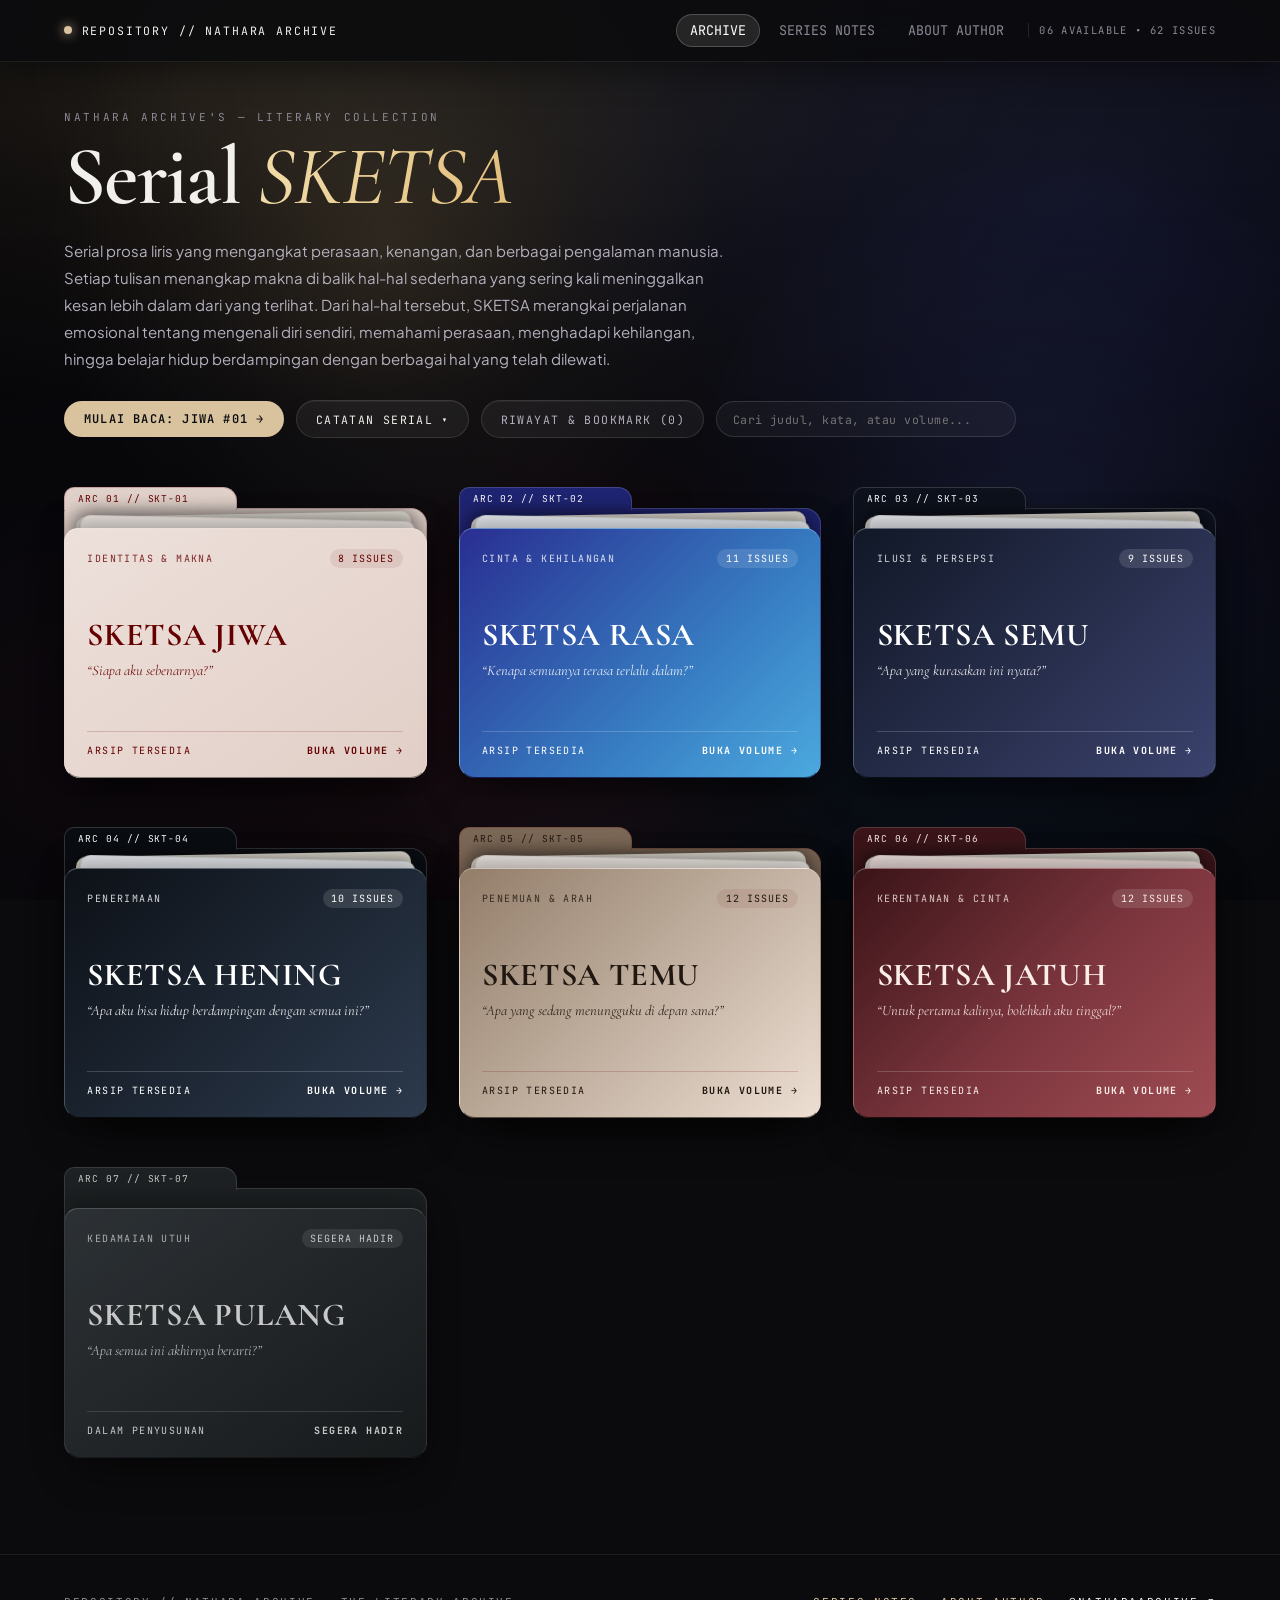
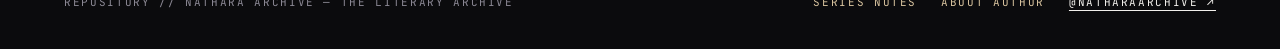
<file: index.html>
<!DOCTYPE html>
<html lang="id" class="dark">
<head>
  <meta charset="UTF-8" />
  <meta name="viewport" content="width=device-width, initial-scale=1.0" />
  <title>REPOSITORY // NATHARA ARCHIVE — THE LITERARY ARCHIVE</title>
  <meta name="description" content="Repositori digital sastra dan serial prosa liris SKETSA oleh Nathara Archive's." />
  <meta name="google-site-verification" content="pWRtVeBmBSyj_lDBhNl5RdEAaJI7lv3N2HbIugg9Kb4" />
  <link rel="canonical" href="https://nathanieltee.github.io/natharaarchive/" />

  <!-- Custom Portrait Favicon (SVG + PNG runtime rasterizer from attached portrait) -->
  <link id="favicon-svg" rel="icon" type="image/png" href="assets/favicon.png" />
  <link id="favicon-png" rel="alternate icon" type="image/png" href="assets/favicon.png" />
  <link id="apple-touch-icon" rel="apple-touch-icon" href="assets/favicon.png" />

  <!-- Google Fonts: Cormorant Garamond, Plus Jakarta Sans & JetBrains Mono -->
  <link rel="preconnect" href="https://fonts.googleapis.com" />
  <link rel="preconnect" href="https://fonts.gstatic.com" crossorigin />
  <link href="https://fonts.googleapis.com/css2?family=Cormorant+Garamond:ital,wght@0,400;0,500;0,600;0,700;1,400;1,600&family=JetBrains+Mono:wght@400;500&family=Plus+Jakarta+Sans:wght@400;500;600&display=swap" rel="stylesheet" />

  <!-- Open Graph & Twitter Card -->
  <meta property="og:type" content="website" />
  <meta property="og:site_name" content="Nathara Archive's" />
  <meta property="og:title" content="REPOSITORY // NATHARA ARCHIVE — Serial SKETSA" />
  <meta property="og:description" content="Repositori digital sastra dan serial prosa liris SKETSA oleh Nathara Archive's." />
  <meta property="og:url" content="https://nathanieltee.github.io/natharaarchive/" />
  <meta property="og:image" content="https://nathanieltee.github.io/natharaarchive/og-card.png" />
  <meta property="og:image:width" content="1200" />
  <meta property="og:image:height" content="630" />
  <meta name="twitter:card" content="summary_large_image" />
  <meta name="twitter:title" content="REPOSITORY // NATHARA ARCHIVE — Serial SKETSA" />
  <meta name="twitter:description" content="Repositori digital sastra dan serial prosa liris SKETSA oleh Nathara Archive's." />
  <meta name="twitter:image" content="https://nathanieltee.github.io/natharaarchive/og-card.png" />

  <link rel="stylesheet" href="style.css" />
</head>
<body>
  <div class="ambient-field" aria-hidden="true">
    <div class="ambient-orb orb-gold"></div>
    <div class="ambient-orb orb-indigo"></div>
    <div class="ambient-orb orb-crimson"></div>
  </div>
  <div class="glass-atmosphere-veil" aria-hidden="true"></div>
  <svg class="noise-overlay" aria-hidden="true" xmlns="http://www.w3.org/2000/svg">
    <filter id="cinema-grain-filter" x="0%" y="0%" width="100%" height="100%">
      <feTurbulence type="fractalNoise" baseFrequency="0.78" numOctaves="3" stitchTiles="stitch" />
      <feColorMatrix type="saturate" values="0" />
    </filter>
    <rect width="100%" height="100%" filter="url(#cinema-grain-filter)" />
  </svg>
  <div id="cursor-glow" class="cursor-glow" aria-hidden="true"></div>

  <noscript>
    <div style="max-width:680px;margin:4rem auto;padding:2rem;border:1px solid rgba(255,255,255,0.15);border-radius:16px;background:#131317;color:#f2f0ec;font-family:Georgia,serif;line-height:1.7;">
      <p style="font-family:monospace;font-size:12px;letter-spacing:0.15em;color:#d8c39e;">REPOSITORY // NATHARA ARCHIVE</p>
      <h1 style="font-size:28px;margin:0.5rem 0 1rem;">Serial SKETSA — Nathara Archive's</h1>
      <p>Aktifkan JavaScript pada peramban Anda untuk membuka pembaca manuskrip interaktif, pencarian arsip, dan bookmark bacaan. Kunjungi juga arsip resmi di <a href="https://www.instagram.com/natharaarchive/" style="color:#d8c39e;">@natharaarchive</a>.</p>
    </div>
  </noscript>

  <div id="app" class="app-shell"><main style="max-width:42rem;margin:4rem auto;padding:0 1.5rem;font-family:Georgia,serif;line-height:1.8;color:#f2f0ec;"><p style="font-family:monospace;font-size:11px;letter-spacing:0.2em;color:#8b8894;">NATHARA ARCHIVE'S — LITERARY COLLECTION</p><h1>Serial SKETSA</h1><p>Serial prosa liris yang mengangkat perasaan, kenangan, dan berbagai pengalaman manusia. Setiap tulisan menangkap makna di balik hal-hal sederhana yang sering kali meninggalkan kesan lebih dalam dari yang terlihat. Dari hal-hal tersebut, SKETSA merangkai perjalanan emosional tentang mengenali diri sendiri, memahami perasaan, menghadapi kehilangan, hingga belajar hidup berdampingan dengan berbagai hal yang telah dilewati.</p><ul><li><strong>SKETSA JIWA</strong> — IDENTITAS &amp; MAKNA. “Siapa aku sebenarnya?”</li><li><strong>SKETSA RASA</strong> — CINTA & KEHILANGAN. “Kenapa semuanya terasa terlalu dalam?”</li><li><strong>SKETSA SEMU</strong> — ILUSI & PERSEPSI. “Apa yang kurasakan ini nyata?”</li><li><strong>SKETSA HENING</strong> — PENERIMAAN. “Apa aku bisa hidup berdampingan dengan semua ini?”</li><li><strong>SKETSA TEMU</strong> — PENEMUAN & ARAH. “Apa yang sedang menungguku di depan sana?”</li><li><strong>SKETSA JATUH</strong> — KERENTANAN & CINTA. “Untuk pertama kalinya, bolehkah aku tinggal?”</li><li><strong>SKETSA PULANG</strong> — KEDAMAIAN UTUH. “Apa semua ini akhirnya berarti?” (segera hadir)</li></ul></main></div>
  <button type="button" id="back-to-top" class="back-to-top" aria-label="Kembali ke atas" title="Kembali ke atas">
    <svg width="18" height="18" viewBox="0 0 24 24" fill="none" stroke="currentColor" stroke-width="2" stroke-linecap="round" stroke-linejoin="round" aria-hidden="true"><path d="M12 19V5"/><path d="M5 12l7-7 7 7"/></svg>
  </button>

  <script src="script.js"></script>
</body>
</html>
</file>
<file: style.css>
:root {
  --ease-out-expo: cubic-bezier(0.16, 1, 0.3, 1);
  --ease-spring: cubic-bezier(0.34, 1.56, 0.64, 1);
  --ease-editorial: cubic-bezier(0.22, 1, 0.36, 1);
  --mx: 50vw;
  --my: 30vh;

  --obsidian: #0b0b0d;
  --surface: #131317;
  --parchment: #f2f0ec;
  --muted: #8b8894;
  --accent-gold: #d8c39e;
  --border-subtle: rgba(255, 255, 255, 0.08);
}

*, *::before, *::after {
  box-sizing: border-box;
}

body {
  background-color: #0b0b0d;
  color: #f2f0ec;
  font-family: 'Plus Jakarta Sans', system-ui, sans-serif;
  overflow-x: hidden;
  min-height: 100vh;
  min-height: 100dvh;
  margin: 0;
  -webkit-font-smoothing: antialiased;
}

button, input {
  font-family: inherit;
}

button {
  cursor: pointer;
}

:focus-visible {
  outline: 2px solid #d8c39e;
  outline-offset: 2px;
}

.font-serif { font-family: 'Cormorant Garamond', Georgia, serif; }
.font-sans { font-family: 'Plus Jakarta Sans', system-ui, sans-serif; }
.font-mono { font-family: 'JetBrains Mono', monospace; }

/* =========================================================
   AMBIENT ATMOSPHERIC FIELD, BLUR GLASS DEPTH & FILM GRAIN
   ========================================================= */
.ambient-field {
  position: fixed;
  inset: 0;
  pointer-events: none;
  z-index: 0;
  overflow: hidden;
  background:
    radial-gradient(ellipse 80% 55% at 15% 10%, rgba(232, 190, 120, 0.09) 0%, transparent 65%),
    radial-gradient(ellipse 70% 55% at 85% 22%, rgba(70, 82, 190, 0.14) 0%, transparent 68%),
    radial-gradient(ellipse 65% 50% at 72% 85%, rgba(60, 170, 235, 0.07) 0%, transparent 68%),
    radial-gradient(ellipse 60% 45% at 22% 82%, rgba(190, 50, 70, 0.08) 0%, transparent 65%),
    linear-gradient(165deg, #040406 0%, #08080c 48%, #050508 100%);
  transform: translateZ(0);
}

.ambient-orb {
  position: absolute;
  border-radius: 9999px;
  opacity: 0.85;
  pointer-events: none;
}

.ambient-orb.orb-gold {
  top: -10%;
  left: 4%;
  width: 52vw;
  height: 52vw;
  max-width: 680px;
  max-height: 680px;
  background: radial-gradient(circle, rgba(232, 190, 120, 0.15) 0%, rgba(232, 190, 120, 0.045) 42%, rgba(216, 195, 158, 0) 72%);
}

.ambient-orb.orb-indigo {
  top: 18%;
  right: -10%;
  width: 56vw;
  height: 56vw;
  max-width: 740px;
  max-height: 740px;
  background: radial-gradient(circle, rgba(80, 96, 200, 0.2) 0%, rgba(60, 70, 200, 0.065) 45%, rgba(41, 46, 145, 0) 74%);
}

.ambient-orb.orb-crimson {
  bottom: -12%;
  left: 20%;
  width: 48vw;
  height: 48vw;
  max-width: 620px;
  max-height: 620px;
  background: radial-gradient(circle, rgba(200, 60, 80, 0.15) 0%, rgba(180, 40, 60, 0.045) 44%, rgba(102, 0, 0, 0) 72%);
}

/* Lightweight frosted sheen without expensive full-viewport backdrop-filter repaints */
.glass-atmosphere-veil {
  position: fixed;
  inset: 0;
  pointer-events: none;
  z-index: 0;
  background:
    linear-gradient(180deg, rgba(255, 255, 255, 0.028) 0%, rgba(255, 255, 255, 0) 26%, rgba(8, 8, 11, 0.32) 100%),
    radial-gradient(circle at 50% 0%, rgba(255, 255, 255, 0.04), transparent 58%);
  transform: translateZ(0);
}

.noise-overlay {
  position: fixed;
  inset: 0;
  width: 100%;
  height: 100%;
  pointer-events: none;
  z-index: 60;
  opacity: 0.036;
  mix-blend-mode: overlay;
  transform: translateZ(0);
}

.cursor-glow {
  position: fixed;
  left: 0;
  top: 0;
  width: 640px;
  height: 640px;
  border-radius: 50%;
  background: radial-gradient(circle, rgba(216, 195, 158, 0.06) 0%, rgba(255, 255, 255, 0) 68%);
  transform: translate3d(calc(var(--mx) - 320px), calc(var(--my) - 320px), 0);
  pointer-events: none;
  z-index: 1;
}

html.low-power .noise-overlay,
html.low-power .cursor-glow {
  display: none !important;
}

@keyframes pulseDot {
  0%, 100% { transform: scale(0.9); opacity: 0.6; }
  50% { transform: scale(1.25); opacity: 1; }
}

.pulse-dot {
  animation: pulseDot 2.4s infinite ease-in-out;
}

/* =========================================================
   SMOKY BLUR GLASS SURFACES (NAVBAR, MOBILE HAMBURGER, MODALS)
   ========================================================= */
.smoky-navbar {
  position: sticky;
  top: 0;
  z-index: 40;
  background: rgba(11, 11, 13, 0.86);
  backdrop-filter: blur(14px) saturate(135%);
  -webkit-backdrop-filter: blur(14px) saturate(135%);
  border-bottom: 1px solid rgba(255, 255, 255, 0.08);
  box-shadow: 0 8px 32px rgba(0, 0, 0, 0.45);
  transform: translateZ(0);
  transition: background-color 0.35s var(--ease-editorial), border-color 0.35s var(--ease-editorial);
}

.navbar-inner {
  padding: 0.85rem 5vw;
  display: flex;
  align-items: center;
  justify-content: space-between;
  gap: 0.75rem;
}

.navbar-brand {
  background: transparent;
  border: 0;
  padding: 0.25rem 0;
  color: #f2f0ec;
  display: inline-flex;
  align-items: center;
  gap: 0.6rem;
  letter-spacing: 0.16em;
  font-size: 11.5px;
  white-space: nowrap;
  min-width: 0;
  transition: opacity 0.25s var(--ease-editorial);
}

.navbar-brand-text {
  overflow: hidden;
  text-overflow: ellipsis;
  white-space: nowrap;
}

.navbar-brand:hover {
  opacity: 0.85;
}

.navbar-links {
  display: flex;
  align-items: center;
  justify-content: flex-end;
  gap: 0.35rem;
  margin-left: auto;
  letter-spacing: 0.13em;
  font-size: 10.5px;
  flex-wrap: nowrap;
}

.navbar-link-btn {
  padding: 0.42rem 0.8rem;
  border-radius: 9999px;
  border: 1px solid transparent;
  background: transparent;
  color: #8b8894;
  white-space: nowrap;
  transition:
    color 0.28s var(--ease-editorial),
    background-color 0.28s var(--ease-editorial),
    border-color 0.28s var(--ease-editorial);
}

.navbar-link-btn:hover {
  color: #f2f0ec;
  background: rgba(255, 255, 255, 0.05);
}

.navbar-link-btn.is-active {
  color: #ffffff;
  background: rgba(255, 255, 255, 0.1);
  border-color: rgba(255, 255, 255, 0.2);
}

.navbar-meta {
  display: none;
  color: #8b8894;
  padding-left: 0.65rem;
  margin-left: 0.25rem;
  border-left: 1px solid rgba(255, 255, 255, 0.1);
  white-space: nowrap;
}

@media (min-width: 1060px) {
  .navbar-meta {
    display: inline-block;
  }
}

/* Mobile Hamburger Button & Collapsible Drawer */
.hamburger-btn {
  display: none;
  align-items: center;
  justify-content: center;
  width: 40px;
  height: 40px;
  border-radius: 12px;
  border: 1px solid rgba(255, 255, 255, 0.12);
  background: rgba(255, 255, 255, 0.04);
  color: #f2f0ec;
  flex-shrink: 0;
  padding: 0;
  -webkit-tap-highlight-color: transparent;
  transition:
    background-color 0.25s var(--ease-editorial),
    border-color 0.25s var(--ease-editorial);
}

.hamburger-btn:hover,
.hamburger-btn[aria-expanded="true"] {
  background: rgba(255, 255, 255, 0.09);
  border-color: rgba(216, 195, 158, 0.38);
}

.hamburger-icon {
  position: relative;
  width: 18px;
  height: 12px;
  display: inline-block;
}

.hamburger-icon span {
  position: absolute;
  left: 0;
  width: 100%;
  height: 1.5px;
  border-radius: 2px;
  background-color: #f2f0ec;
  transition:
    transform 0.28s var(--ease-editorial),
    opacity 0.2s var(--ease-editorial),
    top 0.28s var(--ease-editorial);
}

.hamburger-icon span:nth-child(1) { top: 0; }
.hamburger-icon span:nth-child(2) { top: 5px; }
.hamburger-icon span:nth-child(3) { top: 10px; }

.hamburger-btn[aria-expanded="true"] .hamburger-icon span:nth-child(1) {
  top: 5px;
  transform: rotate(45deg);
  background-color: #d8c39e;
}

.hamburger-btn[aria-expanded="true"] .hamburger-icon span:nth-child(2) {
  opacity: 0;
}

.hamburger-btn[aria-expanded="true"] .hamburger-icon span:nth-child(3) {
  top: 5px;
  transform: rotate(-45deg);
  background-color: #d8c39e;
}

@keyframes mobileDrawerSlideIn {
  from {
    opacity: 0;
    transform: translate3d(0, -8px, 0);
  }
  to {
    opacity: 1;
    transform: translate3d(0, 0, 0);
  }
}

.mobile-nav-drawer {
  padding: 0.75rem 5vw 1.15rem 5vw;
  border-top: 1px solid rgba(255, 255, 255, 0.08);
  background: rgba(13, 13, 17, 0.96);
  display: flex;
  flex-direction: column;
  gap: 0.45rem;
  animation: mobileDrawerSlideIn 0.26s var(--ease-editorial) both;
}

.mobile-nav-item {
  width: 100%;
  text-align: left;
  padding: 0.75rem 1rem;
  border-radius: 0.85rem;
  border: 1px solid transparent;
  background: rgba(255, 255, 255, 0.025);
  color: #b4b0be;
  font-size: 11.5px;
  letter-spacing: 0.16em;
  display: flex;
  align-items: center;
  justify-content: space-between;
  transition:
    background-color 0.22s var(--ease-editorial),
    border-color 0.22s var(--ease-editorial),
    color 0.22s var(--ease-editorial);
}

.mobile-nav-item:hover {
  background: rgba(255, 255, 255, 0.06);
  color: #ffffff;
}

.mobile-nav-item.is-active {
  background: rgba(216, 195, 158, 0.12);
  border-color: rgba(216, 195, 158, 0.34);
  color: #f2f0ec;
}

@media (max-width: 768px) {
  .navbar-inner {
    padding: 0.7rem 5vw;
  }
  .navbar-brand {
    font-size: 10.5px;
    letter-spacing: 0.12em;
  }
  .navbar-links {
    display: none;
  }
  .hamburger-btn {
    display: inline-flex;
  }
}

.smoky-glass-panel {
  background: linear-gradient(160deg, rgba(28, 25, 38, 0.97) 0%, rgba(18, 20, 31, 0.97) 100%);
  border: 1px solid rgba(216, 195, 158, 0.2);
  box-shadow: 0 18px 44px rgba(0, 0, 0, 0.5), inset 0 1px 0 rgba(255, 255, 255, 0.08);
}

/* Refined, calm basic button transitions without expensive nested backdrop-filter */
.smoky-pill {
  background: rgba(255, 255, 255, 0.05);
  border: 1px solid rgba(255, 255, 255, 0.11);
  box-shadow: inset 0 1px 0 rgba(255, 255, 255, 0.05);
  transition:
    background-color 0.28s var(--ease-editorial),
    border-color 0.28s var(--ease-editorial),
    color 0.28s var(--ease-editorial),
    transform 0.28s var(--ease-editorial);
}

.smoky-pill:hover {
  background: rgba(255, 255, 255, 0.09);
  border-color: rgba(255, 255, 255, 0.24);
  transform: translateY(-1px);
}

.smoky-pill:active {
  transform: translateY(0);
}

.btn-primary-gold {
  display: inline-flex;
  align-items: center;
  justify-content: center;
  gap: 0.5rem;
  background: #d8c39e;
  color: #0b0b0d;
  border: 0;
  font-weight: 600;
  padding: 0.65rem 1.25rem;
  border-radius: 9999px;
  font-size: 12px;
  letter-spacing: 0.1em;
  text-decoration: none;
  cursor: pointer;
  -webkit-tap-highlight-color: transparent;
  transition:
    background-color 0.28s var(--ease-editorial),
    transform 0.28s var(--ease-editorial),
    box-shadow 0.28s var(--ease-editorial);
}

.btn-primary-gold:hover {
  background: #e3d1b0;
  transform: translateY(-1px);
  box-shadow: 0 8px 22px rgba(216, 195, 158, 0.18);
}

.btn-primary-gold:active {
  transform: translateY(0);
}

.btn-subtle {
  transition:
    color 0.26s var(--ease-editorial),
    background-color 0.26s var(--ease-editorial),
    border-color 0.26s var(--ease-editorial),
    opacity 0.26s var(--ease-editorial);
}

.btn-subtle:hover:not(:disabled) {
  border-color: rgba(255, 255, 255, 0.28) !important;
  background-color: rgba(255, 255, 255, 0.08) !important;
}

/* =========================================================
   CINEMATIC SCROLL REVEAL & SECTION TRANSITIONS
   ========================================================= */
.reveal-meta {
  opacity: 0;
  transform: translate3d(0, 10px, 0);
  transition:
    opacity 0.7s var(--ease-editorial) var(--reveal-delay, 0ms),
    transform 0.7s var(--ease-editorial) var(--reveal-delay, 0ms);
}

.reveal-heading {
  opacity: 0;
  transform: translate3d(0, 16px, 0);
  transition:
    opacity 0.85s var(--ease-editorial) var(--reveal-delay, 70ms),
    transform 0.85s var(--ease-editorial) var(--reveal-delay, 70ms);
}

.reveal-block {
  opacity: 0;
  transform: translate3d(0, 14px, 0);
  transition:
    opacity 0.75s var(--ease-editorial) var(--reveal-delay, 140ms),
    transform 0.75s var(--ease-editorial) var(--reveal-delay, 140ms);
}

.is-revealed .reveal-meta,
.is-revealed .reveal-heading,
.is-revealed .reveal-block,
.reveal-meta.is-revealed,
.reveal-heading.is-revealed,
.reveal-block.is-revealed {
  opacity: 1;
  transform: translate3d(0, 0, 0);
}

@keyframes pageViewEnter {
  from {
    opacity: 0;
    transform: translate3d(0, 12px, 0);
  }
  to {
    opacity: 1;
    transform: translate3d(0, 0, 0);
  }
}

.page-view-enter {
  animation: pageViewEnter 0.5s var(--ease-editorial) both;
}

/* =========================================================
   LAYOUT HELPERS & SUBPAGE GRIDS
   ========================================================= */
.app-shell {
  min-height: 100vh;
  min-height: 100dvh;
  display: flex;
  flex-direction: column;
}

.main-container {
  position: relative;
  z-index: 10;
  max-width: 80rem;
  width: 100%;
  margin: 0 auto;
  padding-left: 5vw;
  padding-right: 5vw;
}

/* Unified Subpage Header (Series Notes & About Author) */
.subpage-header {
  display: flex;
  flex-wrap: wrap;
  align-items: flex-end;
  justify-content: space-between;
  gap: 1.25rem;
  margin-bottom: 2.5rem;
  padding-bottom: 1.5rem;
  border-bottom: 1px solid rgba(255, 255, 255, 0.08);
}

.subpage-header-title-wrap {
  flex: 1 1 320px;
  min-width: 0;
}

.subpage-header-actions {
  flex-shrink: 0;
  display: flex;
  align-items: center;
}

/* Proper 2-Column Grid for About Author */
.about-author-grid {
  display: grid;
  grid-template-columns: 1fr;
  gap: 1.75rem;
  align-items: start;
}

@media (min-width: 768px) {
  .about-author-grid {
    grid-template-columns: minmax(260px, 320px) minmax(0, 1fr);
  }
}

.folders-grid {
  display: grid;
  grid-template-columns: 1fr;
  gap: 3rem 2rem;
}

@media (min-width: 768px) {
  .folders-grid {
    grid-template-columns: repeat(2, minmax(0, 1fr));
  }
}

@media (min-width: 1024px) {
  .folders-grid {
    grid-template-columns: repeat(3, minmax(0, 1fr));
  }
}

/* =========================================================
   3D PHYSICAL FOLDER SYSTEM (DESKTOP HOVER + MOBILE TOUCH)
   ========================================================= */
.folder-stage {
  perspective: 1700px;
}

.folder-card {
  position: relative;
  height: 292px;
  cursor: pointer;
  transform-style: preserve-3d;
  -webkit-tap-highlight-color: transparent;
  -webkit-touch-callout: none;
  -webkit-user-select: none;
  user-select: none;
  touch-action: pan-y;
  --rx: 0deg;
  --ry: 0deg;
  --ty: 0px;
  --mx-pull: 0px;
  --px: 0px;
  --py: 0px;
  --lx: 50%;
  --ly: 35%;
  transform: translate3d(var(--mx-pull), var(--ty), 0) rotateX(var(--rx)) rotateY(var(--ry));
  transition: transform 0.65s var(--ease-editorial);
}

.folder-card:hover,
.folder-card.is-touched,
.folder-card.is-pointer-active {
  will-change: transform;
}

.folder-card.upcoming-folder {
  cursor: default;
}

.folder-card.is-pointer-active {
  transition: transform 0.16s var(--ease-editorial);
}

.folder-back {
  position: absolute;
  inset: 22px 0 0 0;
  border-radius: 4px 16px 16px 16px;
  background-color: var(--folder-back);
  border: 1px solid var(--folder-border);
  box-shadow: 0 22px 45px -15px rgba(0, 0, 0, 0.78);
  backface-visibility: hidden;
  transform: translate3d(0, 0, -14px);
  transition: transform 0.55s var(--ease-out-expo), box-shadow 0.55s var(--ease-out-expo);
}

.folder-tab {
  position: absolute;
  top: -22px;
  left: -1px;
  width: auto;
  min-width: 48%;
  max-width: 78%;
  height: 23px;
  padding: 0 13px;
  white-space: nowrap;
  overflow: hidden;
  text-overflow: ellipsis;
  background: var(--folder-back);
  border-top: 1px solid var(--folder-border);
  border-left: 1px solid var(--folder-border);
  border-right: 1px solid var(--folder-border);
  border-radius: 10px 14px 0 0;
  display: flex;
  align-items: center;
  font-family: 'JetBrains Mono', monospace;
  font-size: 9.5px;
  letter-spacing: 0.1em;
}

.folder-tab::after {
  content: '';
  position: absolute;
  right: -12px;
  bottom: 0;
  width: 14px;
  height: 14px;
  background: radial-gradient(circle at top right, transparent 13px, var(--folder-back) 14px);
}

.paper-stack {
  position: absolute;
  inset: 28px 14px 14px 14px;
  transform-style: preserve-3d;
  pointer-events: none;
}

.paper-sheet {
  position: absolute;
  inset: 0;
  border-radius: 10px;
  padding: 13px 16px;
  box-shadow: 0 -4px 16px rgba(0, 0, 0, 0.25);
  transition: transform 0.6s var(--ease-spring), box-shadow 0.5s ease;
}

.paper-sheet.sheet-1 {
  background: #e6e2d8;
  color: #2c2a29;
  transform: translate3d(calc(var(--px) * -0.45), calc(var(--py) * -0.45), -6px) rotate(-1deg);
  z-index: 1;
}

.paper-sheet.sheet-2 {
  background: var(--paper-bg);
  color: var(--paper-ink);
  transform: translate3d(calc(var(--px) * -0.8), calc(4px + var(--py) * -0.8), -2px) rotate(1.1deg);
  z-index: 2;
  border: 1px solid rgba(0, 0, 0, 0.08);
}

.folder-front {
  position: absolute;
  inset: 42px 0 0 0;
  border-radius: 14px 16px 16px 16px;
  background-color: var(--folder-back);
  background-image: var(--folder-front);
  border-top: 1px solid rgba(255, 255, 255, 0.28);
  border-left: 1px solid rgba(255, 255, 255, 0.14);
  border-right: 1px solid rgba(255, 255, 255, 0.08);
  border-bottom: 1px solid rgba(0, 0, 0, 0.45);
  padding: 1.25rem 1.4rem;
  display: flex;
  flex-direction: column;
  justify-content: space-between;
  backface-visibility: hidden;
  transform-origin: bottom center;
  transform: translate3d(0, 0, 8px);
  transition: transform 0.6s var(--ease-out-expo), box-shadow 0.6s var(--ease-out-expo);
  box-shadow: 0 -8px 25px rgba(0, 0, 0, 0.35);
  z-index: 5;
  overflow: hidden;
}

.folder-front::after {
  content: '';
  position: absolute;
  inset: 0;
  background: radial-gradient(
    circle 210px at var(--lx) var(--ly),
    rgba(255, 255, 255, 0.14),
    transparent 72%
  );
  opacity: 0;
  transition: opacity 0.45s ease;
  pointer-events: none;
}

.folder-front::before {
  content: '';
  position: absolute;
  top: 0;
  left: -130%;
  width: 75%;
  height: 100%;
  background: linear-gradient(
    105deg,
    transparent 20%,
    rgba(255, 255, 255, 0.14) 50%,
    transparent 80%
  );
  transform: skewX(-20deg);
  transition: left 0.85s var(--ease-out-expo);
  pointer-events: none;
}

@media (hover: hover) and (pointer: fine) {
  .folder-card:not(.upcoming-folder):hover .folder-front {
    transform: translate3d(0, 5px, 14px) rotateX(-22deg);
    box-shadow: 0 28px 46px -12px rgba(0, 0, 0, 0.85);
  }

  .folder-card:not(.upcoming-folder):hover .folder-front::before {
    left: 155%;
  }

  .folder-card:not(.upcoming-folder):hover .folder-front::after {
    opacity: 1;
  }

  .folder-card:not(.upcoming-folder):hover .paper-sheet.sheet-1 {
    transform: translate3d(calc(-4px + var(--px) * -0.7), calc(-46px + var(--py) * -0.7), -4px) rotate(-4deg) scale(1.02);
  }

  .folder-card:not(.upcoming-folder):hover .paper-sheet.sheet-2 {
    transform: translate3d(calc(4px + var(--px) * -1.1), calc(-32px + var(--py) * -1.1), 2px) rotate(2.8deg) scale(1.03);
  }

  .folder-card:not(.upcoming-folder):hover .folder-back {
    transform: translate3d(0, -5px, -16px);
  }
}

/* Mobile & Touch 3D Folder Open / Peek State */
.folder-card:not(.upcoming-folder).is-touched {
  transform: translate3d(var(--mx-pull, 0px), -8px, 0) rotateX(var(--rx, 4deg)) rotateY(var(--ry, 0deg));
  transition: transform 0.18s var(--ease-editorial);
}

.folder-card:not(.upcoming-folder).is-touched .folder-front {
  transform: translate3d(0, 6px, 16px) rotateX(-25deg);
  box-shadow: 0 28px 46px -12px rgba(0, 0, 0, 0.85);
}

.folder-card:not(.upcoming-folder).is-touched .folder-front::before {
  left: 155%;
}

.folder-card:not(.upcoming-folder).is-touched .folder-front::after {
  opacity: 1;
}

.folder-card:not(.upcoming-folder).is-touched .paper-sheet.sheet-1 {
  transform: translate3d(calc(-5px + var(--px) * -0.7), calc(-50px + var(--py) * -0.7), -4px) rotate(-4.5deg) scale(1.02);
}

.folder-card:not(.upcoming-folder).is-touched .paper-sheet.sheet-2 {
  transform: translate3d(calc(5px + var(--px) * -1.1), calc(-36px + var(--py) * -1.1), 2px) rotate(3deg) scale(1.03);
}

.folder-card:not(.upcoming-folder).is-touched .folder-back {
  transform: translate3d(0, -6px, -16px);
}

/* =========================================================
   CINEMATIC READER & POP-UP TRANSITIONS (SILKY SMOOTH)
   ========================================================= */
@keyframes modalBackdropIn {
  from { opacity: 0; }
  to { opacity: 1; }
}

@keyframes modalBackdropOut {
  from { opacity: 1; }
  to { opacity: 0; }
}

@keyframes modalShellIn {
  from {
    opacity: 0;
    transform: translate3d(0, 16px, 0) scale(0.982);
  }
  to {
    opacity: 1;
    transform: translate3d(0, 0, 0) scale(1);
  }
}

@keyframes modalShellOut {
  from {
    opacity: 1;
    transform: translate3d(0, 0, 0) scale(1);
  }
  to {
    opacity: 0;
    transform: translate3d(0, 12px, 0) scale(0.985);
  }
}

.animate-modal-backdrop {
  animation: modalBackdropIn 0.36s var(--ease-editorial) both;
}

.animate-modal-backdrop.is-closing {
  animation: modalBackdropOut 0.24s var(--ease-editorial) forwards;
}

.animate-modal-shell {
  animation: modalShellIn 0.42s var(--ease-editorial) both;
  will-change: transform, opacity;
}

.animate-modal-shell.is-closing {
  animation: modalShellOut 0.22s var(--ease-editorial) forwards;
}

.manuscript-sheet {
  transition:
    opacity 0.2s var(--ease-editorial),
    transform 0.24s var(--ease-editorial);
  will-change: transform, opacity;
}

.manuscript-sheet.phase-exiting-next {
  opacity: 0;
  transform: translate3d(-18px, 0, 0);
}

.manuscript-sheet.phase-exiting-prev {
  opacity: 0;
  transform: translate3d(18px, 0, 0);
}

@keyframes manuscriptEnterNext {
  from {
    opacity: 0;
    transform: translate3d(18px, 0, 0);
  }
  to {
    opacity: 1;
    transform: translate3d(0, 0, 0);
  }
}

@keyframes manuscriptEnterPrev {
  from {
    opacity: 0;
    transform: translate3d(-18px, 0, 0);
  }
  to {
    opacity: 1;
    transform: translate3d(0, 0, 0);
  }
}

.manuscript-sheet.phase-entering-next {
  animation: manuscriptEnterNext 0.34s var(--ease-editorial) both;
}

.manuscript-sheet.phase-entering-prev {
  animation: manuscriptEnterPrev 0.34s var(--ease-editorial) both;
}

@keyframes literaryMetaReveal {
  from { opacity: 0; transform: translate3d(0, 6px, 0); }
  to { opacity: 0.75; transform: translate3d(0, 0, 0); }
}

@keyframes literaryTitleReveal {
  from {
    opacity: 0;
    transform: translate3d(0, 10px, 0);
  }
  to {
    opacity: 1;
    transform: translate3d(0, 0, 0);
  }
}

@keyframes literaryQuoteReveal {
  from {
    opacity: 0;
    transform: translate3d(0, 12px, 0);
  }
  to {
    opacity: 1;
    transform: translate3d(0, 0, 0);
  }
}

@keyframes literaryBodyReveal {
  from { opacity: 0; transform: translate3d(0, 10px, 0); }
  to { opacity: 0.96; transform: translate3d(0, 0, 0); }
}

@keyframes literaryHighlightReveal {
  from {
    opacity: 0;
    transform: translate3d(-8px, 0, 0);
  }
  to {
    opacity: 1;
    transform: translate3d(0, 0, 0);
  }
}

.literary-meta-in { animation: literaryMetaReveal 0.42s var(--ease-editorial) 0.03s both; }
.literary-title-in { animation: literaryTitleReveal 0.52s var(--ease-editorial) 0.06s both; }
.literary-quote-in { animation: literaryQuoteReveal 0.58s var(--ease-editorial) 0.08s both; }
.literary-body-in { animation: literaryBodyReveal 0.56s var(--ease-editorial) 0.12s both; }
.literary-highlight-in { animation: literaryHighlightReveal 0.5s var(--ease-editorial) 0.18s both; }

.paper-texture {
  background-image:
    radial-gradient(rgba(0, 0, 0, 0.028) 1px, transparent 0),
    radial-gradient(rgba(255, 255, 255, 0.04) 1px, transparent 0);
  background-size: 22px 22px;
  background-position: 0 0, 11px 11px;
}

.editorial-dropcap::first-letter {
  float: left;
  font-family: 'Cormorant Garamond', serif;
  font-size: 2.55rem;
  line-height: 0.85;
  margin-right: 0.45rem;
  margin-top: 0.12rem;
  font-weight: 700;
}

/* =========================================================
   READER 1:1 SQUARE CARDS & RESPONSIVE MOBILE TYPOGRAPHY
   ========================================================= */
.reader-modal-backdrop {
  padding: 0.75rem;
}

.reader-topbar {
  padding: 0.75rem 1.25rem;
}

.reader-topbar-title {
  font-size: 11.5px;
  letter-spacing: 0.14em;
}

.reader-topbar-btn {
  font-size: 10.5px;
  padding: 0.4rem 0.75rem;
}

.reader-tabstrip {
  padding: 0.625rem 1.25rem;
}

.reader-tab-btn {
  font-size: 11px;
  padding: 0.375rem 0.75rem;
}

.reader-viewport-area {
  padding: 1.25rem 1.5rem;
}

.reader-footer-bar {
  padding: 0.75rem 1.25rem;
}

.reader-nav-btn {
  font-size: 12px;
  padding: 0.5rem 1rem;
}

.reader-page-counter {
  font-size: 12px;
}

/* 1:1 Square Aspect Ratio for Opening Cover & Each Issue (Desktop & Mobile) */
.manuscript-square-card {
  width: 100%;
  max-width: var(--card-max-w, 445px);
  aspect-ratio: 1 / 1;
  overflow-y: auto;
}

.manuscript-opening-card {
  padding: 2rem 2.25rem;
}

.manuscript-issue-card {
  padding: 1.75rem 2rem;
}

.manuscript-closing-card {
  width: 100%;
  max-width: var(--card-max-w, 445px);
  padding: 1.75rem 2rem;
}

.manuscript-card-header {
  font-size: 10.5px;
  letter-spacing: 0.12em;
  padding-bottom: 0.625rem;
}

.manuscript-body-text {
  font-size: var(--body-fs, 13px);
  line-height: var(--body-lh, 1.7);
}

.manuscript-highlight-pill {
  padding: 0.35rem 0.85rem;
  font-size: 16px;
}

.manuscript-meaning-btn {
  font-size: 10px;
  letter-spacing: 0.12em;
  padding: 0.35rem 0.75rem;
}

.manuscript-card-footer {
  font-size: 10px;
  letter-spacing: 0.12em;
}

.subpage-card {
  padding: 1.75rem 2rem;
}

.subpage-body-text {
  font-size: 15px;
  line-height: 1.85;
}

@media (max-width: 640px) {
  .hero-eyebrow {
    font-size: 9.5px !important;
    letter-spacing: 0.18em !important;
  }

  .hero-desc {
    font-size: 13px !important;
    line-height: 1.72 !important;
  }

  .hero-action-btn {
    font-size: 10.5px !important;
    padding: 0.55rem 0.95rem !important;
    letter-spacing: 0.08em !important;
  }

  .hero-search-input {
    font-size: 11px !important;
    padding: 0.48rem 0.9rem !important;
  }

  .hero-progress-row {
    font-size: 9.5px !important;
  }

  .continue-strip {
    padding: 0.65rem 0.85rem !important;
  }

  .continue-strip-meta {
    font-size: 10.5px !important;
  }

  .folder-card {
    height: 268px;
  }

  .folder-tab {
    font-size: 8.5px;
    padding: 0 10px;
  }

  .folder-front {
    padding: 1.05rem 1.15rem;
  }

  .folder-badge-text {
    font-size: 9px !important;
  }

  .folder-question-text {
    font-size: 11.5px !important;
  }

  .folder-footer-text {
    font-size: 8.5px !important;
  }

  .subpage-card {
    padding: 1.25rem 1.2rem !important;
  }

  .subpage-eyebrow {
    font-size: 9.5px !important;
    letter-spacing: 0.15em !important;
  }

  .subpage-body-text {
    font-size: 13px !important;
    line-height: 1.75 !important;
  }

  .subpage-small-text {
    font-size: 11.5px !important;
    line-height: 1.6 !important;
  }

  .subpage-meta-text {
    font-size: 10px !important;
  }

  /* Mobile Reader Modal & 1:1 Square Issue Sizing */
  .reader-modal-backdrop {
    padding: 0.45rem;
  }

  .reader-topbar {
    padding: 0.6rem 0.85rem;
    gap: 0.4rem;
  }

  .reader-topbar-title {
    font-size: 10px;
    letter-spacing: 0.1em;
  }

  .reader-topbar-btn {
    font-size: 9.5px;
    padding: 0.32rem 0.58rem;
  }

  .reader-tabstrip {
    padding: 0.5rem 0.85rem;
    gap: 0.3rem;
  }

  .reader-tab-btn {
    font-size: 10px;
    padding: 0.3rem 0.6rem;
  }

  .reader-viewport-area {
    padding: 0.75rem;
  }

  .reader-footer-bar {
    padding: 0.6rem 0.85rem;
  }

  .reader-nav-btn {
    font-size: 10px;
    padding: 0.42rem 0.7rem;
  }

  .reader-page-counter {
    font-size: 10.5px;
  }

  .manuscript-opening-card {
    padding: 1.25rem 1.35rem;
  }

  .manuscript-opening-meta {
    font-size: 9px !important;
    letter-spacing: 0.12em !important;
  }

  .manuscript-opening-footer {
    font-size: 10px !important;
    padding-top: 0.65rem !important;
  }

  .manuscript-issue-card {
    padding: 1.15rem 1.2rem;
    gap: 0.6rem !important;
  }

  .manuscript-closing-card {
    padding: 1.25rem 1.3rem;
    gap: 0.95rem !important;
  }

  .manuscript-card-header {
    font-size: 9px;
    letter-spacing: 0.08em;
    padding-bottom: 0.45rem;
  }

  .manuscript-body-text {
    font-size: var(--body-fs-mobile, 11.5px);
    line-height: var(--body-lh-mobile, 1.56);
  }

  .editorial-dropcap::first-letter {
    font-size: 2.05rem;
    margin-right: 0.36rem;
    margin-top: 0.08rem;
  }

  .manuscript-highlight-pill {
    padding: 0.25rem 0.65rem;
    font-size: 13.5px;
  }

  .manuscript-meaning-btn {
    font-size: 9px;
    letter-spacing: 0.09em;
    padding: 0.28rem 0.6rem;
  }

  .manuscript-card-footer {
    font-size: 8.5px;
    letter-spacing: 0.08em;
  }

  .popup-body-text {
    font-size: 13px !important;
    line-height: 1.7 !important;
  }

  .popup-meta-text {
    font-size: 10px !important;
  }
}

/* Inline Glossary Term: Subtle underline + smooth color/glow on hover */
.glossary-inline-term {
  display: inline;
  background: none !important;
  border: 0;
  border-bottom: 1px dotted var(--term-underline, currentColor);
  color: inherit;
  font: inherit;
  font-style: italic;
  padding: 0;
  margin: 0;
  border-radius: 0;
  box-shadow: none;
  transition:
    color 0.28s var(--ease-editorial),
    border-bottom-color 0.28s var(--ease-editorial),
    text-shadow 0.28s var(--ease-editorial);
}

.glossary-inline-term:hover {
  background: none !important;
  color: var(--term-hover-color, #8a5a19);
  border-bottom-color: var(--term-hover-color, #8a5a19);
  text-shadow: 0 0 14px var(--term-glow, rgba(180, 130, 50, 0.35));
}

.glossary-inline-term:focus:not(:focus-visible) {
  outline: none;
}

/* Timeline Progressive Rail */
.timeline-rail {
  transform-origin: top center;
  transform: scaleY(0);
  transition: transform 1.1s var(--ease-out-expo) 0.15s;
}

.is-revealed .timeline-rail {
  transform: scaleY(1);
}

.line-clamp-1 {
  display: -webkit-box;
  -webkit-line-clamp: 1;
  -webkit-box-orient: vertical;
  overflow: hidden;
}

.line-clamp-2 {
  display: -webkit-box;
  -webkit-line-clamp: 2;
  -webkit-box-orient: vertical;
  overflow: hidden;
}


/* Back-to-top button */
.back-to-top {
  position: fixed;
  right: max(1rem, env(safe-area-inset-right, 0px));
  bottom: max(1rem, env(safe-area-inset-bottom, 0px));
  z-index: 30;
  width: 44px;
  height: 44px;
  border-radius: 9999px;
  display: flex;
  align-items: center;
  justify-content: center;
  color: #d8c39e;
  background: rgba(19, 19, 23, 0.72);
  border: 1px solid rgba(216, 195, 158, 0.28);
  -webkit-backdrop-filter: blur(12px);
  backdrop-filter: blur(12px);
  box-shadow: 0 8px 24px rgba(0, 0, 0, 0.45);
  opacity: 0;
  transform: translateY(10px);
  pointer-events: none;
  transition: opacity 0.3s ease, transform 0.3s ease, border-color 0.2s ease, background 0.2s ease;
}
.back-to-top.is-visible {
  opacity: 1;
  transform: translateY(0);
  pointer-events: auto;
}
.back-to-top:hover {
  border-color: rgba(216, 195, 158, 0.6);
  background: rgba(30, 30, 36, 0.9);
}
.back-to-top svg { display: block; }

@media (prefers-reduced-motion: reduce) {
  *, *::before, *::after {
    animation-duration: 0.01ms !important;
    animation-iteration-count: 1 !important;
    transition-duration: 0.01ms !important;
  }
  .cursor-glow, .ambient-field {
    display: none;
  }
  .reveal-meta, .reveal-heading, .reveal-block {
    opacity: 1 !important;
    filter: none !important;
    transform: none !important;
  }
  .timeline-rail {
    transform: scaleY(1) !important;
  }
}

/* Vibrant gradient accent for the italic SKETSA wordmark */
.accent-sketsa {
  font-style: italic;
  font-weight: 400;
  background: linear-gradient(100deg, #f1dcaa 0%, #e2bf7c 100%);
  -webkit-background-clip: text;
  background-clip: text;
  -webkit-text-fill-color: transparent;
  color: #e6bd6e;
  padding-right: 0.06em;
}
</file>
